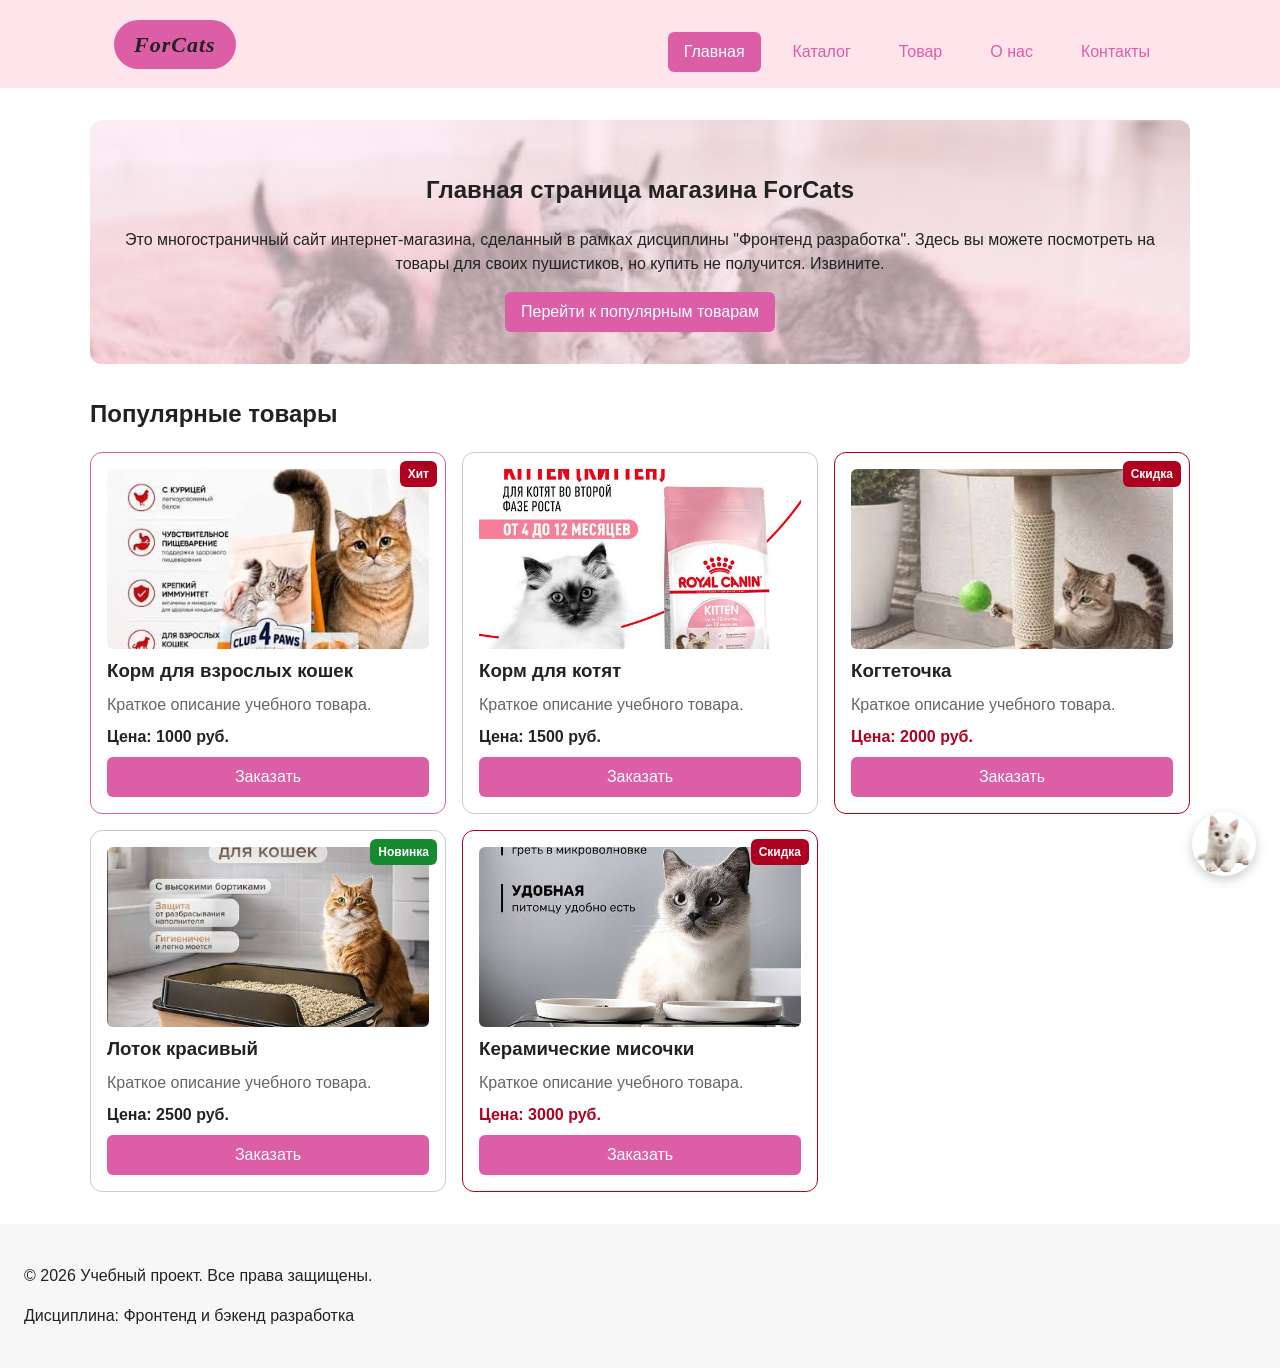
<file: index.html>
<!DOCTYPE html>
<html lang="ru">
<head>
  <meta charset="UTF-8">
  <meta name="viewport" content="width=device-width, initial-scale=1.0">
  <title>Учебный интернет-магазин</title>
  <link rel="stylesheet" href="css/style.css">
  <script src="js/main.js" defer></script>
  <meta property="og:type" content="website">
  <meta property="og:title" content="Учебный интернет-магазин">
  <meta property="og:description" content="Учебный frontend-проект интернет-магазина.">
  <meta property="og:image" content="https://username.github.io/kr1-html-css-shop/images/preview.jpg">
</head>

  <button class="chat-button" type="button" id="chat-toggle" aria-label="Открыть чат">
    <img class="chat-button__icon" src="images/chat-icon.png" alt="Открыть чат" width="100" height="100">
  </button>

  <div class="chat-window" id="chat-window" hidden>
    <div class="chat-window__header">
      <span class="chat-window__title">Чат с магазином</span>
      <button class="chat-window__close" type="button" id="chat-close" aria-label="Закрыть чат">
        ✕
      </button>
    </div>
    <div class="chat-window__body">
      <p class="chat-window__message chat-window__message--bot">
        Здравствуйте! Чем можем помочь?
      </p>
      <p class="chat-window__message chat-window__message--user">
        Хочу узнать о доставке.
      </p>
      <p class="chat-window__message chat-window__message--bot">
        Доставка по Москве — 1–2 дня, по России — 3–7 дней.
      </p>
    </div>
    <div class="chat-window__footer">
      <p class="chat-window__note">Это учебный чат. Отправка сообщений не работает.</p>
    </div>
  </div>

<body>

  <header class="site-header">
    <div class="site-header__inner">
      <a class="site-header__logo" href="index.html">ForCats</a>

      <nav class="site-nav" aria-label="Основная навигация">
        <ul class="site-nav__list">
          <li class="site-nav__item">
            <a class="site-nav__link site-nav__link--active" href="index.html">Главная</a>
          </li>
          <li class="site-nav__item">
            <a class="site-nav__link" href="catalog.html">Каталог</a>
          </li>
          <li class="site-nav__item">
  <a class="site-nav__link" href="product.html">Товар</a>
<li class="site-nav__item">
  <a class="site-nav__link" href="about.html">О нас</a>
</li>
          <li class="site-nav__item">
            <a class="site-nav__link" href="contacts.html">Контакты</a>
          </li>
          </li>
        </ul>
      </nav>
    </div>
  </header>

  <main>
    <section class="hero">
      <h1>Главная страница магазина ForCats</h1>
      <p>
        Это многостраничный сайт интернет-магазина, сделанный в рамках дисциплины "Фронтенд разработка". Здесь вы можете 
        посмотреть на товары для своих пушистиков, но купить не получится. Извините.
      </p>
      <a class="button button--primary" href="#popular">Перейти к популярным товарам</a>
    </section>


    <section class="section" id="popular">
  <h2>Популярные товары</h2>

  <div class="products-grid">
    <article class="product-card product-card--featured">
      <span class="product-card__badge">Хит</span>
      <img class="product-card__image" src="images/photo1.jpeg" alt="Товар 1" width="400" height="300">
      <h3 class="product-card__title">Корм для взрослых кошек</h3>
      <p class="product-card__description">Краткое описание учебного товара.</p>
      <p class="product-card__price">Цена: 1000 руб.</p>
      <button class="button button--primary product-card__button" type="button" data-product="Товар 1">
        Заказать
      </button>
    </article>

    <article class="product-card">
      <img class="product-card__image" src="images/photo2.jpeg" alt="Товар 2" width="400" height="300">
      <h3 class="product-card__title">Корм для котят</h3>
      <p class="product-card__description">Краткое описание учебного товара.</p>
      <p class="product-card__price">Цена: 1500 руб.</p>
      <button class="button button--primary product-card__button" type="button" data-product="Товар 2">
        Заказать
      </button>
    </article>

    <article class="product-card product-card--discount">
      <span class="product-card__badge">Скидка</span>
      <img class="product-card__image" src="images/photo3.jpeg" alt="Товар 3" width="400" height="300">
      <h3 class="product-card__title">Когтеточка</h3>
      <p class="product-card__description">Краткое описание учебного товара.</p>
      <p class="product-card__price">Цена: 2000 руб.</p>
      <button class="button button--primary product-card__button" type="button" data-product="Товар 3">
        Заказать
      </button>
    </article>

    <article class="product-card">
      <span class="product-card__badge product-card__badge--new">Новинка</span>
      <img class="product-card__image" src="images/photo4.jpeg" alt="Товар 4" width="400" height="300">
      <h3 class="product-card__title">Лоток красивый</h3>
      <p class="product-card__description">Краткое описание учебного товара.</p>
      <p class="product-card__price">Цена: 2500 руб.</p>
      <button class="button button--primary product-card__button" type="button" data-product="Товар 4">
        Заказать
      </button>
    </article>

    <article class="product-card product-card--discount">
      <span class="product-card__badge">Скидка</span>
      <img class="product-card__image" src="images/photo5.jpeg" alt="Товар 5" width="400" height="300">
      <h3 class="product-card__title">Керамические мисочки</h3>
      <p class="product-card__description">Краткое описание учебного товара.</p>
      <p class="product-card__price">Цена: 3000 руб.</p>
      <button class="button button--primary product-card__button" type="button" data-product="Товар 5">
        Заказать
      </button>
    </article>
  </div>
</section>
  </main>

  <footer class="site-footer" id="contacts">
    <p>&copy; 2026 Учебный проект. Все права защищены.</p>
    <p>Дисциплина: Фронтенд и бэкенд разработка</p>
  </footer>

  <dialog class="order-dialog" id="order-dialog" aria-labelledby="order-dialog-title">
    <h2 class="order-dialog__title" id="order-dialog-title">Оформление заявки</h2>

    <form class="order-form" id="order-form" action="#" method="post" novalidate>
      <input id="selected-product" name="selected-product" type="hidden">

      <div class="order-form__field">
        <label class="order-form__label" for="order-name">Имя</label>
        <input
          class="order-form__input"
          id="order-name"
          name="name"
          type="text"
          placeholder="Введите ваше имя"
          minlength="2"
          autocomplete="given-name"
          required
        >
      </div>

      <div class="order-form__field">
        <label class="order-form__label" for="order-email">E-mail</label>
        <input
          class="order-form__input"
          id="order-email"
          name="email"
          type="email"
          placeholder="example@mail.ru"
          autocomplete="email"
          required
        >
      </div>

      <div class="order-form__field">
        <label class="order-form__label" for="order-phone">Телефон</label>
        <input
          class="order-form__input"
          id="order-phone"
          name="phone"
          type="tel"
          inputmode="tel"
          placeholder="+7 (900) 000-00-00"
          pattern="^\+7 \(\d{3}\) \d{3}-\d{2}-\d{2}$"
          required
        >
        <small class="order-form__hint">Формат: +7 (900) 000-00-00</small>
      </div>

      <div class="order-form__field">
        <label class="order-form__label" for="order-date">Дата связи</label>
        <input
          class="order-form__input"
          id="order-date"
          name="date"
          type="date"
        >
      </div>

      <div class="order-form__field">
        <label class="order-form__label" for="order-topic">Тема заявки</label>
        <select class="order-form__select" id="order-topic" name="topic" required>
          <option value="">Выберите тему</option>
          <option value="product">Заказ товара</option>
          <option value="consultation">Консультация</option>
          <option value="delivery">Доставка</option>
        </select>
      </div>

      <div class="order-form__field">
        <label class="order-form__label" for="order-comment">Комментарий</label>
        <textarea
          class="order-form__textarea"
          id="order-comment"
          name="comment"
          rows="4"
          placeholder="Укажите дополнительную информацию"
        ></textarea>
      </div>

      <div class="order-form__field">
        <label class="order-form__label">
          <input
            class="order-form__input"
            id="order-agreement"
            name="agreement"
            type="checkbox"
            required
          >
          Я согласен на обработку данных
        </label>
      </div>

      <div class="order-form__actions">
        <button class="button button--secondary" type="button" id="close-order-dialog">
          Закрыть
        </button>
        <button class="button button--primary" type="submit">
          Отправить заявку
        </button>
      </div>
    </form>
  </dialog>

  <p class="success-message" id="success-message" hidden>
    Форма успешно отправлена!
  </p>

</body>
</html>
</file>
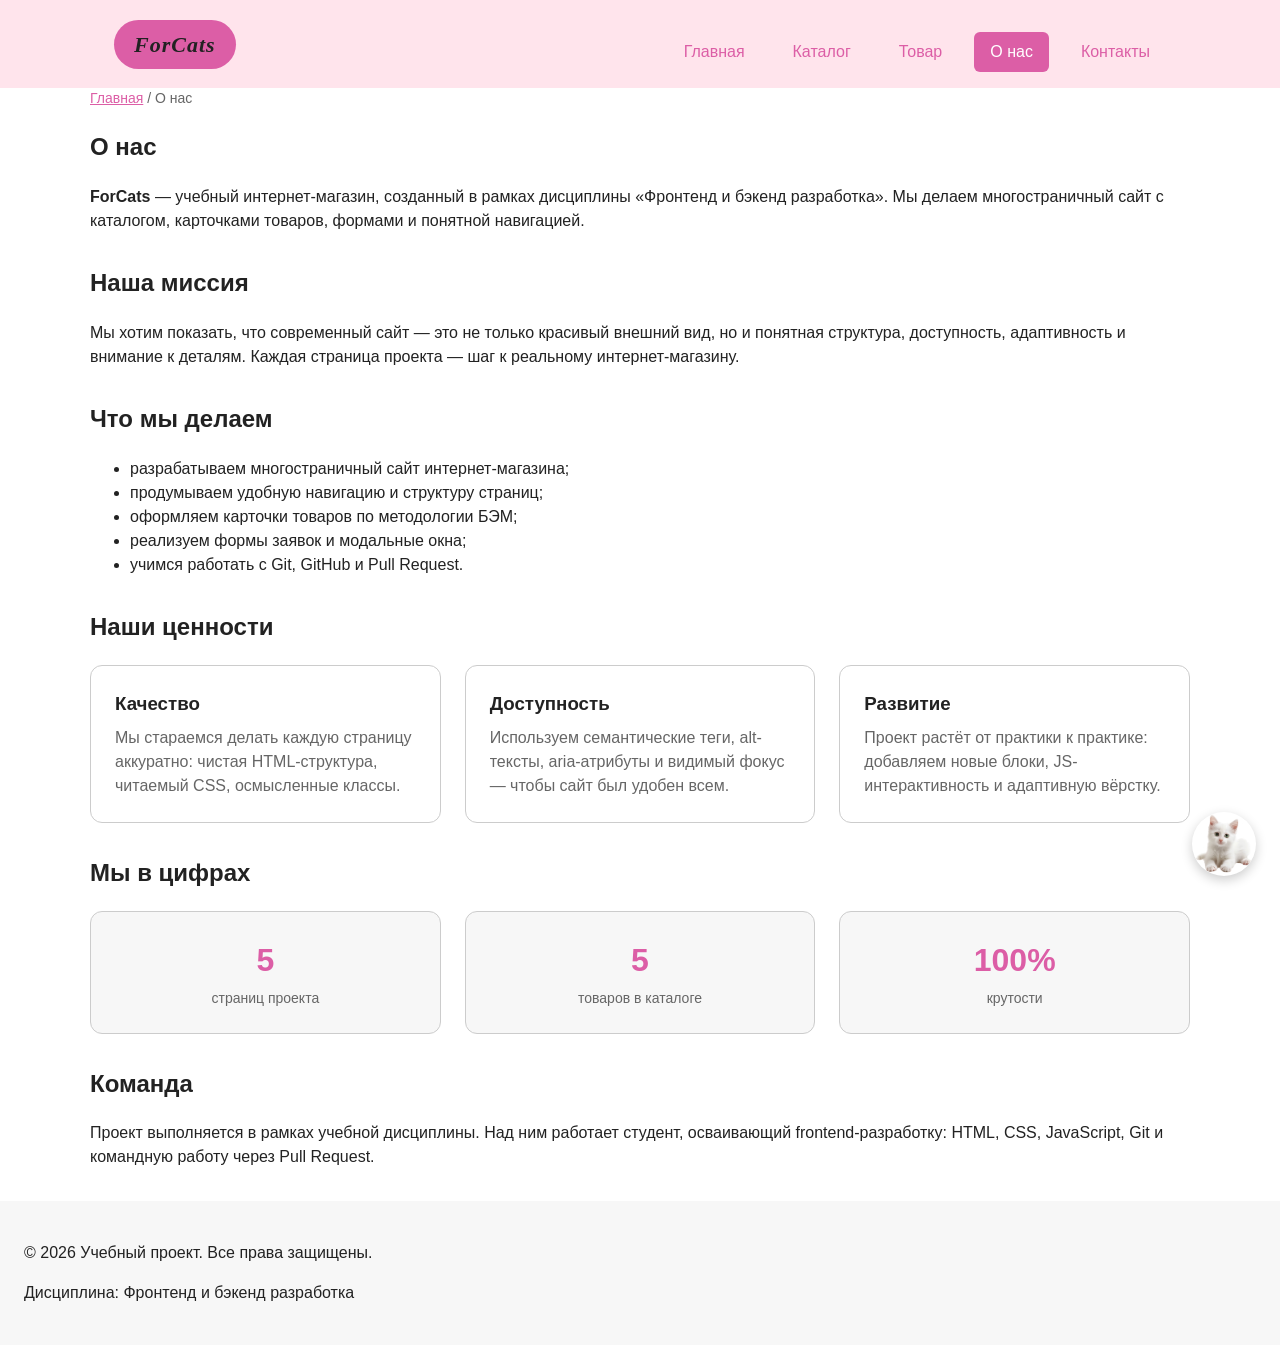
<file: about.html>
<!DOCTYPE html>
<html lang="ru">
<head>
    <script src="js/main.js" defer></script>
  <meta charset="UTF-8">
  <meta name="viewport" content="width=device-width, initial-scale=1.0">
  <meta name="description" content="О компании — учебный интернет-магазин ShopProject: миссия, ценности, команда.">
  <title>О нас — Учебный интернет-магазин</title>
  <link rel="stylesheet" href="css/style.css">
  <meta property="og:type" content="website">
  <meta property="og:title" content="Учебный интернет-магазин">
  <meta property="og:description" content="Учебный frontend-проект интернет-магазина.">
  <meta property="og:image" content="https://username.github.io/kr1-html-css-shop/images/preview.jpg">
</head>
<button class="chat-button" type="button" id="chat-toggle" aria-label="Открыть чат">
    <img class="chat-button__icon" src="images/chat-icon.png" alt="Открыть чат" width="100" height="100">
  </button>

  <div class="chat-window" id="chat-window" hidden>
    <div class="chat-window__header">
      <span class="chat-window__title">Чат с магазином</span>
      <button class="chat-window__close" type="button" id="chat-close" aria-label="Закрыть чат">
        ✕
      </button>
    </div>
    <div class="chat-window__body">
      <p class="chat-window__message chat-window__message--bot">
        Здравствуйте! Чем можем помочь?
      </p>
      <p class="chat-window__message chat-window__message--user">
        Хочу узнать о доставке.
      </p>
      <p class="chat-window__message chat-window__message--bot">
        Доставка по Москве — 1–2 дня, по России — 3–7 дней.
      </p>
    </div>
    <div class="chat-window__footer">
      <p class="chat-window__note">Это учебный чат. Отправка сообщений не работает.</p>
    </div>
  </div>

<body>

  <header class="site-header">
    <div class="site-header__inner">
      <a class="site-header__logo" href="index.html">ForCats</a>

      <nav class="site-nav" aria-label="Основная навигация">
        <ul class="site-nav__list">
          <li class="site-nav__item">
            <a class="site-nav__link" href="index.html">Главная</a>
          </li>
          <li class="site-nav__item">
            <a class="site-nav__link" href="catalog.html">Каталог</a>
          </li>
          <li class="site-nav__item">
            <a class="site-nav__link" href="product.html">Товар</a>
          </li>
          <li class="site-nav__item">
            <a class="site-nav__link site-nav__link--active" href="about.html">О нас</a>
          </li>
          <li class="site-nav__item">
            <a class="site-nav__link" href="contacts.html">Контакты</a>
          </li>
        </ul>
      </nav>
    </div>
  </header>

  <main>
    <nav class="breadcrumbs" aria-label="Хлебные крошки">
      <a class="breadcrumbs__link" href="index.html">Главная</a>
      <span class="breadcrumbs__current">О нас</span>
    </nav>

    <section class="section">
      <h1>О нас</h1>
      <p>
        <strong>ForCats</strong> — учебный интернет-магазин, созданный
        в рамках дисциплины «Фронтенд и бэкенд разработка». Мы делаем
        многостраничный сайт с каталогом, карточками товаров, формами
        и понятной навигацией.
      </p>
    </section>

    <section class="section">
      <h2>Наша миссия</h2>
      <p>
        Мы хотим показать, что современный сайт — это не только красивый
        внешний вид, но и понятная структура, доступность, адаптивность
        и внимание к деталям. Каждая страница проекта — шаг к реальному
        интернет-магазину.
      </p>
    </section>

    <section class="section">
      <h2>Что мы делаем</h2>
      <ul>
        <li>разрабатываем многостраничный сайт интернет-магазина;</li>
        <li>продумываем удобную навигацию и структуру страниц;</li>
        <li>оформляем карточки товаров по методологии БЭМ;</li>
        <li>реализуем формы заявок и модальные окна;</li>
        <li>учимся работать с Git, GitHub и Pull Request.</li>
      </ul>
    </section>

    <section class="section">
      <h2>Наши ценности</h2>

      <div class="about-values">
        <article class="about-card">
          <h3 class="about-card__title">Качество</h3>
          <p class="about-card__text">
            Мы стараемся делать каждую страницу аккуратно: чистая
            HTML-структура, читаемый CSS, осмысленные классы.
          </p>
        </article>

        <article class="about-card">
          <h3 class="about-card__title">Доступность</h3>
          <p class="about-card__text">
            Используем семантические теги, alt-тексты, aria-атрибуты
            и видимый фокус — чтобы сайт был удобен всем.
          </p>
        </article>

        <article class="about-card">
          <h3 class="about-card__title">Развитие</h3>
          <p class="about-card__text">
            Проект растёт от практики к практике: добавляем новые
            блоки, JS-интерактивность и адаптивную вёрстку.
          </p>
        </article>
      </div>
    </section>

    <section class="section">
      <h2>Мы в цифрах</h2>

      <ul class="about-stats">
        <li class="about-stats__item">
          <span class="about-stats__value">5</span>
          <span class="about-stats__label">страниц проекта</span>
        </li>
        <li class="about-stats__item">
          <span class="about-stats__value">5</span>
          <span class="about-stats__label">товаров в каталоге</span>
        </li>
        <li class="about-stats__item">
          <span class="about-stats__value">100%</span>
          <span class="about-stats__label">крутости</span>
        </li>
      </ul>
    </section>

    <section class="section">
      <h2>Команда</h2>
      <p>
        Проект выполняется в рамках учебной дисциплины. Над ним работает
        студент, осваивающий frontend-разработку: HTML, CSS, JavaScript,
        Git и командную работу через Pull Request.
      </p>
    </section>
  </main>

  <footer class="site-footer">
    <p>&copy; 2026 Учебный проект. Все права защищены.</p>
    <p>Дисциплина: Фронтенд и бэкенд разработка</p>
  </footer>

</body>
</html>
</file>
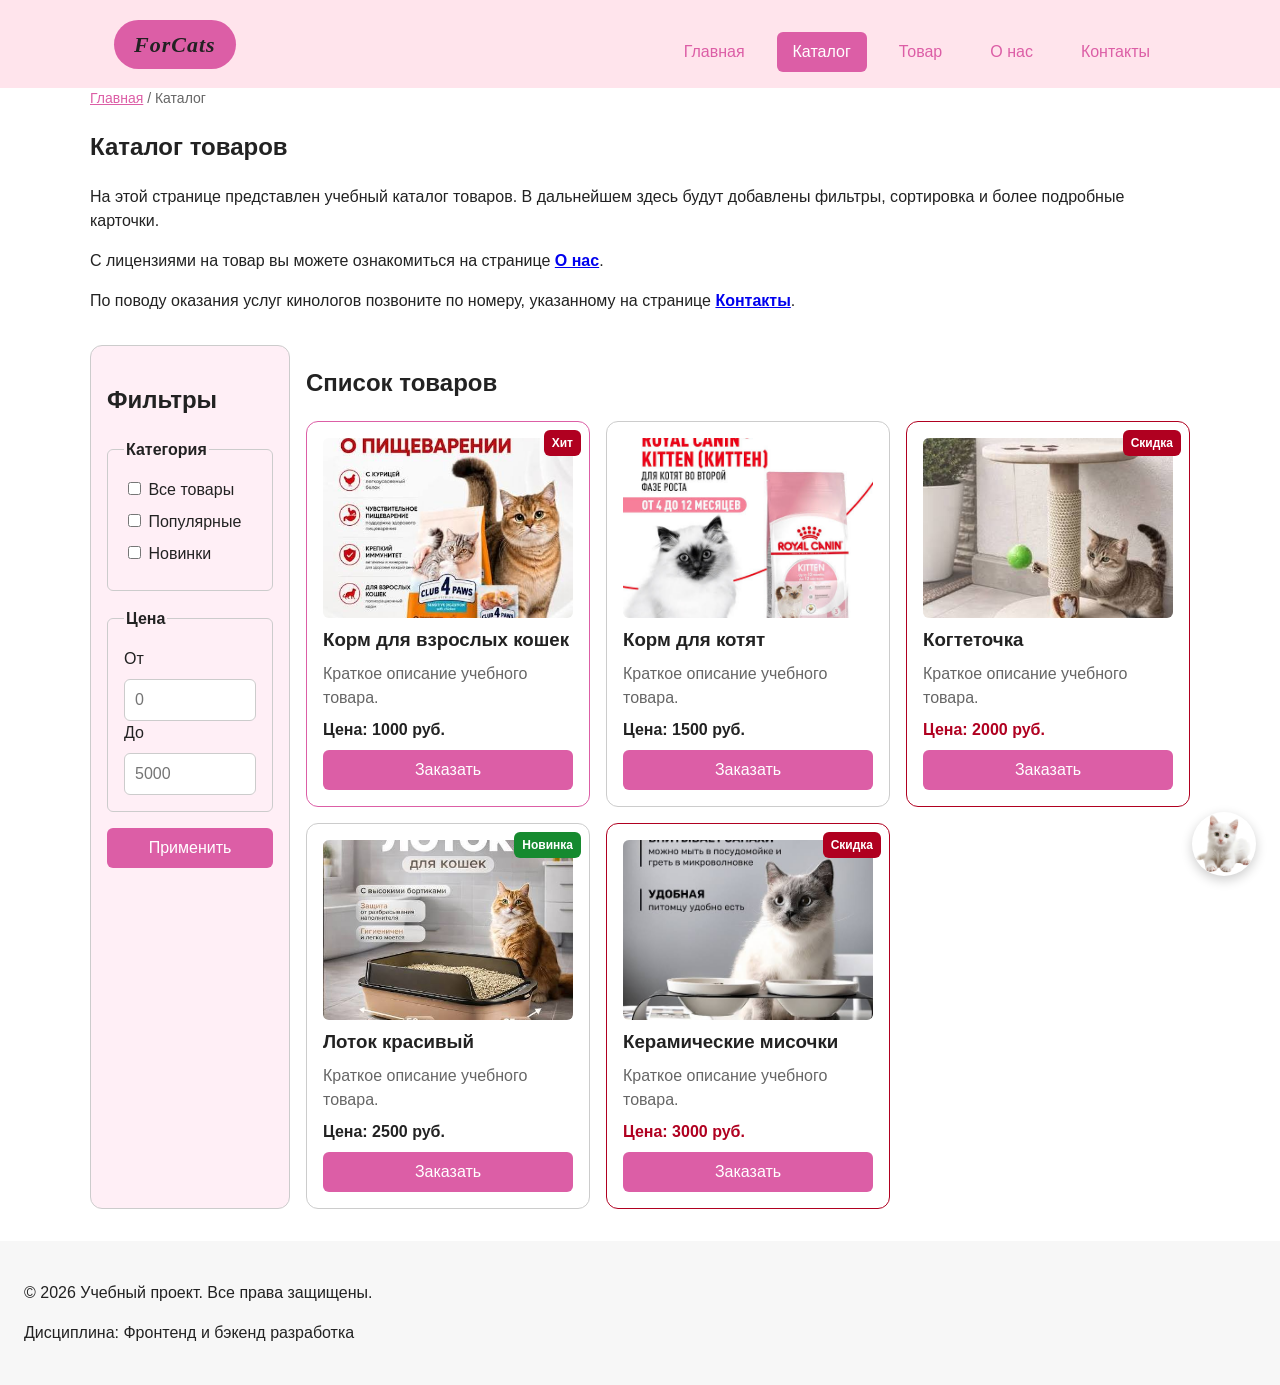
<file: catalog.html>
<!DOCTYPE html>
<html lang="ru">
<head>
  <meta charset="UTF-8">
  <meta name="viewport" content="width=device-width, initial-scale=1.0">
  <meta name="description" content="Каталог товаров учебного интернет-магазина.">
  <title>Каталог товаров — Учебный интернет-магазин</title>
  <link rel="stylesheet" href="css/style.css">
  <script src="js/main.js" defer></script>
  <meta property="og:type" content="website">
  <meta property="og:title" content="Учебный интернет-магазин">
  <meta property="og:description" content="Учебный frontend-проект интернет-магазина.">
  <meta property="og:image" content="https://username.github.io/kr1-html-css-shop/images/preview.jpg">
</head>
<body>

  <header class="site-header">
    <div class="site-header__inner">
      <a class="site-header__logo" href="index.html">ForCats</a>

      <nav class="site-nav" aria-label="Основная навигация">
        <ul class="site-nav__list">
          <li class="site-nav__item">
            <a class="site-nav__link" href="index.html">Главная</a>
          </li>
          <li class="site-nav__item">
            <a class="site-nav__link site-nav__link--active" href="catalog.html">Каталог</a>
          </li>
          <li class="site-nav__item">
            <a class="site-nav__link" href="product.html">Товар</a>
          </li>
          <li class="site-nav__item">
            <a class="site-nav__link" href="about.html">О нас</a>
          </li>
          <li class="site-nav__item">
            <a class="site-nav__link" href="contacts.html">Контакты</a>
          </li>
        </ul>
      </nav>
    </div>
  </header>

  <main>
    <nav class="breadcrumbs" aria-label="Хлебные крошки">
      <a class="breadcrumbs__link" href="index.html">Главная</a>
      <span class="breadcrumbs__current">Каталог</span>
    </nav>

    <section class="section">
      <h1>Каталог товаров</h1>
      <p>
        На этой странице представлен учебный каталог товаров.
        В дальнейшем здесь будут добавлены фильтры, сортировка и более
        подробные карточки.
      </p>
      <p>
 С лицензиями на товар вы можете ознакомиться на странице
  <a href="about.html"><strong>О нас</strong></a>.
</p>
      <p> По поводу оказания услуг кинологов позвоните по номеру, указанному на странице
  <a href="contacts.html"><strong>Контакты</strong></a>.
      </p>
    </section>

    <section class="catalog-layout">
      <aside class="catalog-filters">
        <h2>Фильтры</h2>

        <form class="filters-form" action="#" method="get">
          <fieldset>
            <legend>Категория</legend>
            <label>
              <input type="checkbox" name="category" value="all">
              Все товары
            </label>
            <label>
              <input type="checkbox" name="category" value="popular">
              Популярные
            </label>
            <label>
              <input type="checkbox" name="category" value="new">
              Новинки
            </label>
          </fieldset>

          <fieldset>
            <legend>Цена</legend>
            <label for="price-from">От</label>
            <input id="price-from" name="price-from" type="number" min="0" placeholder="0">
            <label for="price-to">До</label>
            <input id="price-to" name="price-to" type="number" min="0" placeholder="5000">
          </fieldset>

          <button class="button button--primary" type="submit">Применить</button>
        </form>
      </aside>

      <div class="catalog-products">
        <h2>Список товаров</h2>

        <div class="products-grid">
          <article class="product-card product-card--featured">
            <span class="product-card__badge">Хит</span>
            <img class="product-card__image" src="images/photo1.jpeg" alt="Корм для взрослых кошек" width="400" height="300">
            <h3 class="product-card__title">Корм для взрослых кошек</h3>
            <p class="product-card__description">Краткое описание учебного товара.</p>
            <p class="product-card__price">Цена: 1000 руб.</p>
            <a class="button button--primary product-card__button" href="product.html?product=1">Заказать</a>
          </article>

          <article class="product-card">
            <img class="product-card__image" src="images/photo2.jpeg" alt="Корм для котят" width="400" height="300">
            <h3 class="product-card__title">Корм для котят</h3>
            <p class="product-card__description">Краткое описание учебного товара.</p>
            <p class="product-card__price">Цена: 1500 руб.</p>
            <a class="button button--primary product-card__button" href="product.html?product=2">Заказать</a>
          </article>

          <article class="product-card product-card--discount">
            <span class="product-card__badge">Скидка</span>
            <img class="product-card__image" src="images/photo3.jpeg" alt="Когтеточка" width="400" height="300">
            <h3 class="product-card__title">Когтеточка</h3>
            <p class="product-card__description">Краткое описание учебного товара.</p>
            <p class="product-card__price">Цена: 2000 руб.</p>
            <a class="button button--primary product-card__button" href="product.html?product=3">Заказать</a>
          </article>

          <article class="product-card">
            <span class="product-card__badge product-card__badge--new">Новинка</span>
            <img class="product-card__image" src="images/photo4.jpeg" alt="Лоток" width="400" height="300">
            <h3 class="product-card__title">Лоток красивый</h3>
            <p class="product-card__description">Краткое описание учебного товара.</p>
            <p class="product-card__price">Цена: 2500 руб.</p>
            <a class="button button--primary product-card__button" href="product.html?product=4">Заказать</a>
          </article>

          <article class="product-card product-card--discount">
            <span class="product-card__badge">Скидка</span>
            <img class="product-card__image" src="images/photo5.jpeg" alt="Керамические мисочки" width="400" height="300">
            <h3 class="product-card__title">Керамические мисочки</h3>
            <p class="product-card__description">Краткое описание учебного товара.</p>
            <p class="product-card__price">Цена: 3000 руб.</p>
            <a class="button button--primary product-card__button" href="product.html?product=5">Заказать</a>
          </article>
        </div>
      </div>
    </section>
  </main>

  <footer class="site-footer">
    <p>&copy; 2026 Учебный проект. Все права защищены.</p>
    <p>Дисциплина: Фронтенд и бэкенд разработка</p>
  </footer>

  <button class="chat-button" type="button" id="chat-toggle" aria-label="Открыть чат">
    <img class="chat-button__icon" src="images/chat-icon.png" alt="Открыть чат" width="100" height="100">
  </button>

  <div class="chat-window" id="chat-window" hidden>
    <div class="chat-window__header">
      <span class="chat-window__title">Чат с магазином</span>
      <button class="chat-window__close" type="button" id="chat-close" aria-label="Закрыть чат">✕</button>
    </div>
    <div class="chat-window__body">
      <p class="chat-window__message chat-window__message--bot">Здравствуйте! Чем можем помочь?</p>
      <p class="chat-window__message chat-window__message--user">Хочу узнать о доставке.</p>
      <p class="chat-window__message chat-window__message--bot">Доставка по Москве — 1–2 дня, по России — 3–7 дней.</p>
    </div>
    <div class="chat-window__footer">
      <p class="chat-window__note">Это учебный чат. Отправка сообщений не работает.</p>
    </div>
  </div>

</body>
</html>
</file>
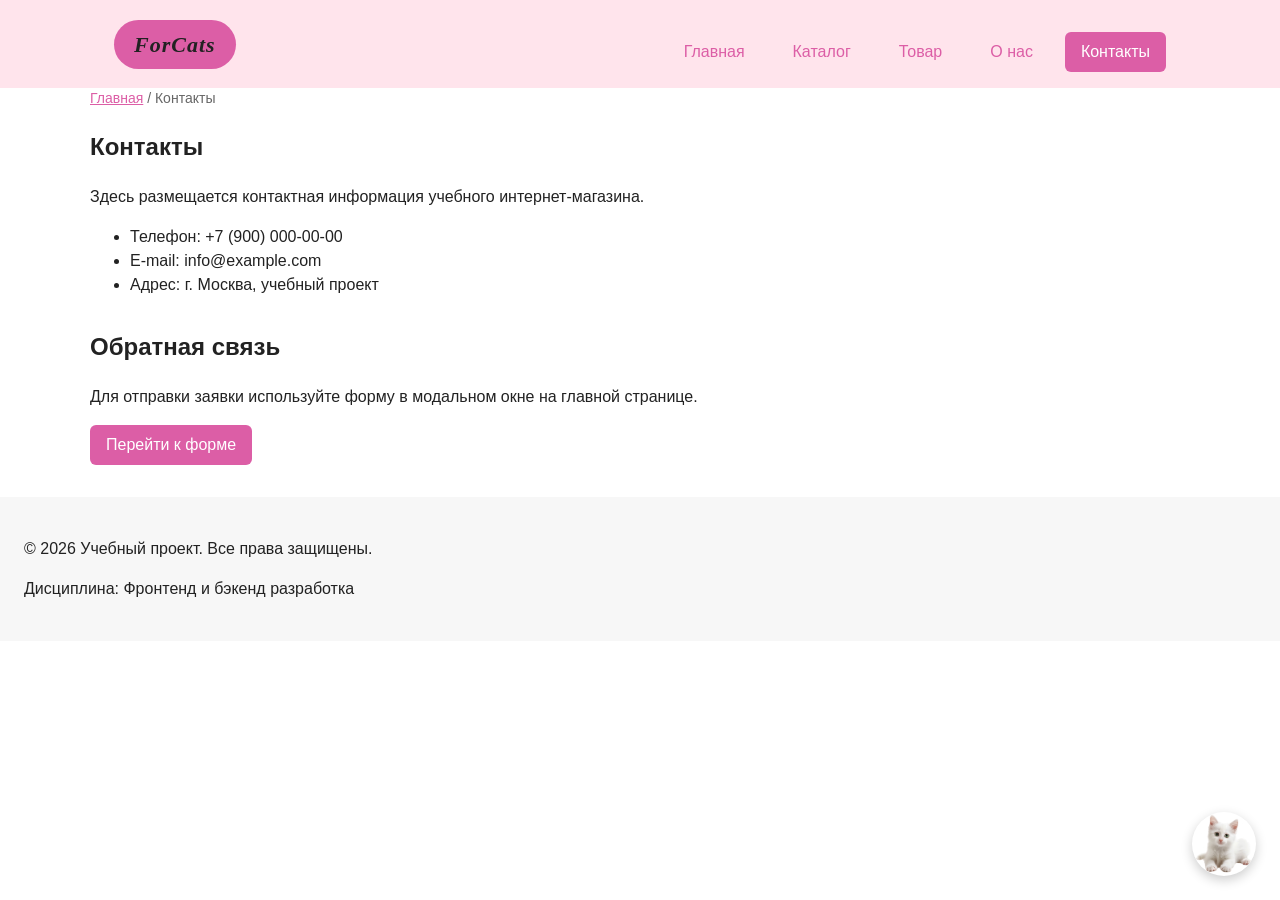
<file: contacts.html>
<!DOCTYPE html>
<html lang="ru">
<head>
     <script src="js/main.js" defer></script>
  <meta charset="UTF-8">
  <meta name="viewport" content="width=device-width, initial-scale=1.0">
  <meta name="description" content="Контактная информация учебного интернет-магазина.">
  <title>Контакты — Учебный интернет-магазин</title>
  <link rel="stylesheet" href="css/style.css">
  <meta property="og:type" content="website">
  <meta property="og:title" content="Учебный интернет-магазин">
  <meta property="og:description" content="Учебный frontend-проект интернет-магазина.">
  <meta property="og:image" content="https://username.github.io/kr1-html-css-shop/images/preview.jpg">
</head>
<button class="chat-button" type="button" id="chat-toggle" aria-label="Открыть чат">
    <img class="chat-button__icon" src="images/chat-icon.png" alt="Открыть чат" width="100" height="100">
  </button>

  <div class="chat-window" id="chat-window" hidden>
    <div class="chat-window__header">
      <span class="chat-window__title">Чат с магазином</span>
      <button class="chat-window__close" type="button" id="chat-close" aria-label="Закрыть чат">
        ✕
      </button>
    </div>
    <div class="chat-window__body">
      <p class="chat-window__message chat-window__message--bot">
        Здравствуйте! Чем можем помочь?
      </p>
      <p class="chat-window__message chat-window__message--user">
        Хочу узнать о доставке.
      </p>
      <p class="chat-window__message chat-window__message--bot">
        Доставка по Москве — 1–2 дня, по России — 3–7 дней.
      </p>
    </div>
    <div class="chat-window__footer">
      <p class="chat-window__note">Это учебный чат. Отправка сообщений не работает.</p>
    </div>
  </div>
<body>

  <header class="site-header">
    <div class="site-header__inner">
      <a class="site-header__logo" href="index.html">ForCats</a>

      <nav class="site-nav" aria-label="Основная навигация">
        <ul class="site-nav__list">
          <li class="site-nav__item">
            <a class="site-nav__link" href="index.html">Главная</a>
          </li>
          <li class="site-nav__item">
            <a class="site-nav__link" href="catalog.html">Каталог</a>
          </li>
          <li class="site-nav__item">
  <a class="site-nav__link" href="product.html">Товар</a>
</li>
<li class="site-nav__item">
  <a class="site-nav__link" href="about.html">О нас</a>
</li>
          <li class="site-nav__item">
            <a class="site-nav__link site-nav__link--active" href="contacts.html">Контакты</a>
          </li>
          </li>
        </ul>
      </nav>
    </div>
  </header>

  <main>
    <nav class="breadcrumbs" aria-label="Хлебные крошки">
      <a class="breadcrumbs__link" href="index.html">Главная</a>
      <span class="breadcrumbs__current">Контакты</span>
    </nav>

    <section class="section">
      <h1>Контакты</h1>
      <p>
        Здесь размещается контактная информация учебного интернет-магазина.
      </p>

      <ul>
        <li>Телефон: +7 (900) 000-00-00</li>
        <li>E-mail: info@example.com</li>
        <li>Адрес: г. Москва, учебный проект</li>
      </ul>
    </section>

    <section class="section" id="feedback">
      <h2>Обратная связь</h2>
      <p>
        Для отправки заявки используйте форму в модальном окне на главной странице.
      </p>
      <a class="button button--primary" href="index.html#contacts">Перейти к форме</a>
    </section>
  </main>

  <footer class="site-footer">
    <p>&copy; 2026 Учебный проект. Все права защищены.</p>
    <p>Дисциплина: Фронтенд и бэкенд разработка</p>
  </footer>

</body>
</html>
</file>
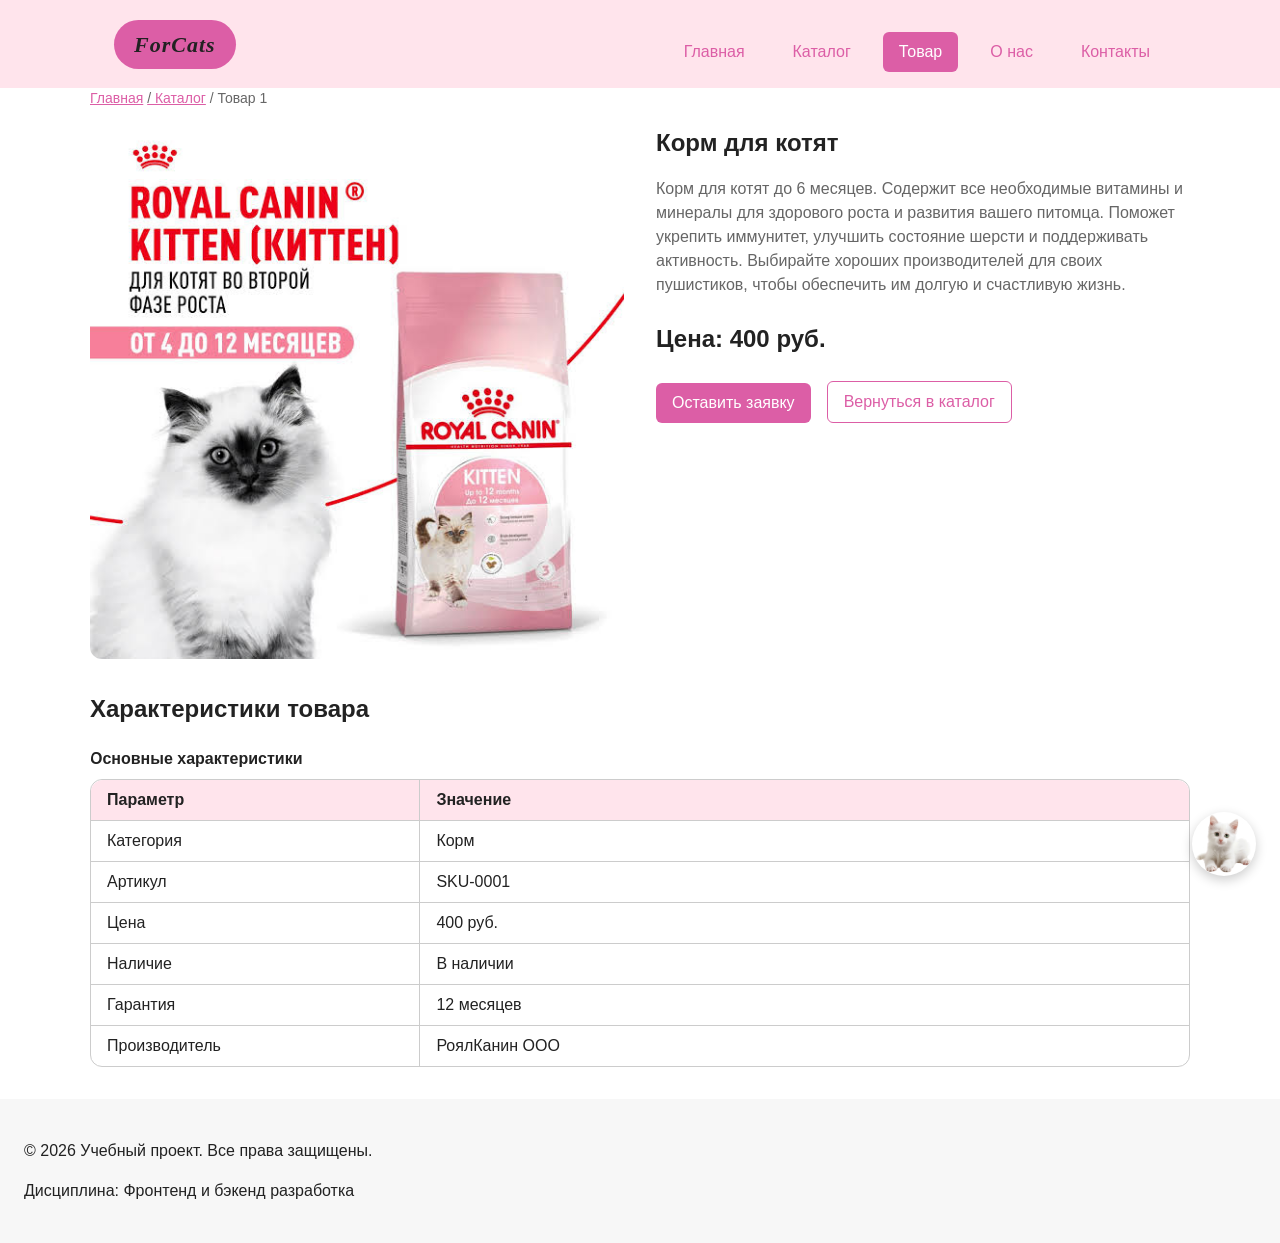
<file: product.html>
<!DOCTYPE html>
<html lang="ru">
<head>
    <script src="js/main.js" defer></script>
  <meta charset="UTF-8">
  <meta name="viewport" content="width=device-width, initial-scale=1.0">
  <meta name="description" content="Карточка товара учебного интернет-магазина: описание, характеристики, цена и заявка.">
  <title>Товар 1 — Учебный интернет-магазин</title>
  <link rel="stylesheet" href="css/style.css">
  <script src="js/main.js" defer></script>
  <meta property="og:type" content="website">
  <meta property="og:title" content="Учебный интернет-магазин">
  <meta property="og:description" content="Учебный frontend-проект интернет-магазина.">
  <meta property="og:image" content="https://username.github.io/kr1-html-css-shop/images/preview.jpg">
</head>
<button class="chat-button" type="button" id="chat-toggle" aria-label="Открыть чат">
    <img class="chat-button__icon" src="images/chat-icon.png" alt="Открыть чат" width="100" height="100">
  </button>

  <div class="chat-window" id="chat-window" hidden>
    <div class="chat-window__header">
      <span class="chat-window__title">Чат с магазином</span>
      <button class="chat-window__close" type="button" id="chat-close" aria-label="Закрыть чат">
        ✕
      </button>
    </div>
    <div class="chat-window__body">
      <p class="chat-window__message chat-window__message--bot">
        Здравствуйте! Чем можем помочь?
      </p>
      <p class="chat-window__message chat-window__message--user">
        Хочу узнать о доставке.
      </p>
      <p class="chat-window__message chat-window__message--bot">
        Доставка по Москве — 1–2 дня, по России — 3–7 дней.
      </p>
    </div>
    <div class="chat-window__footer">
      <p class="chat-window__note">Это учебный чат. Отправка сообщений не работает.</p>
    </div>
  </div>

<body>

  <header class="site-header">
    <div class="site-header__inner">
      <a class="site-header__logo" href="index.html">ForCats</a>

      <nav class="site-nav" aria-label="Основная навигация">
        <ul class="site-nav__list">
          <li class="site-nav__item">
            <a class="site-nav__link" href="index.html">Главная</a>
          </li>
          <li class="site-nav__item">
            <a class="site-nav__link" href="catalog.html">Каталог</a>
          </li>
          <li class="site-nav__item">
            <a class="site-nav__link site-nav__link--active" href="product.html">Товар</a>
          </li>
          <li class="site-nav__item">
  <a class="site-nav__link" href="about.html">О нас</a>
</li>
          <li class="site-nav__item">
            <a class="site-nav__link" href="contacts.html">Контакты</a>
          </li>
        </ul>
      </nav>
    </div>
  </header>

  <main>
    <nav class="breadcrumbs" aria-label="Хлебные крошки">
      <a class="breadcrumbs__link" href="index.html">Главная</a>
      <a class="breadcrumbs__link" href="catalog.html">Каталог</a>
      <span class="breadcrumbs__current">Товар 1</span>
    </nav>

    <section class="section product-page">
      <div class="product-page__layout">
        <div class="product-page__media">
          <img
            class="product-page__image"
            src="images/photo2.jpeg"
            alt="Товар 1"
            width="600"
            height="450"
          >
        </div>

        <div class="product-page__info">
          <h1 class="product-page__title">Корм для котят</h1>

          <p class="product-page__description">
            Корм для котят до 6 месяцев. Содержит все необходимые витамины и минералы для здорового роста и развития вашего питомца.
            Поможет укрепить иммунитет, улучшить состояние шерсти и поддерживать активность.
            Выбирайте хороших производителей для своих пушистиков, чтобы обеспечить им долгую и счастливую жизнь.
          </p>

          <p class="product-page__price">Цена: 400 руб.</p>

<div class="product-page__actions">
  <button
    class="button button--primary product-card__button"
    type="button"
    data-product="Товар 1"
  >
    Оставить заявку
  </button>
  <a class="button button--secondary" href="catalog.html">
    Вернуться в каталог
  </a>
</div>
        </div>
      </div>
    </section>

    <section class="section">
      <h2>Характеристики товара</h2>

      <table class="product-table">
        <caption>Основные характеристики</caption>
        <thead>
          <tr>
            <th scope="col">Параметр</th>
            <th scope="col">Значение</th>
          </tr>
        </thead>
        <tbody>
          <tr>
            <td>Категория</td>
            <td>Корм</td>
          </tr>
          <tr>
            <td>Артикул</td>
            <td>SKU-0001</td>
          </tr>
          <tr>
            <td>Цена</td>
            <td>400 руб.</td>
          </tr>
          <tr>
            <td>Наличие</td>
            <td>В наличии</td>
          </tr>
          <tr>
            <td>Гарантия</td>
            <td>12 месяцев</td>
          </tr>
          <tr>
            <td>Производитель</td>
            <td>РоялКанин ООО</td>
          </tr>
        </tbody>
      </table>
    </section>
  </main>

  <footer class="site-footer">
    <p>&copy; 2026 Учебный проект. Все права защищены.</p>
    <p>Дисциплина: Фронтенд и бэкенд разработка</p>
  </footer>

  <dialog class="order-dialog" id="order-dialog" aria-labelledby="order-dialog-title">
    <h2 class="order-dialog__title" id="order-dialog-title">Оформление заявки</h2>

    <form class="order-form" id="order-form" action="#" method="post" novalidate>
      <input id="selected-product" name="selected-product" type="hidden">

      <div class="order-form__field">
        <label class="order-form__label" for="order-name">Имя</label>
        <input
          class="order-form__input"
          id="order-name"
          name="name"
          type="text"
          placeholder="Введите ваше имя"
          minlength="2"
          autocomplete="given-name"
          required
        >
      </div>

      <div class="order-form__field">
        <label class="order-form__label" for="order-email">E-mail</label>
        <input
          class="order-form__input"
          id="order-email"
          name="email"
          type="email"
          placeholder="example@mail.ru"
          autocomplete="email"
          required
        >
      </div>

      <div class="order-form__field">
        <label class="order-form__label" for="order-phone">Телефон</label>
        <input
          class="order-form__input"
          id="order-phone"
          name="phone"
          type="tel"
          inputmode="tel"
          placeholder="+7 (900) 000-00-00"
          pattern="^\+7 \(\d{3}\) \d{3}-\d{2}-\d{2}$"
          required
        >
        <small class="order-form__hint">Формат: +7 (900) 000-00-00</small>
      </div>

      <div class="order-form__field">
        <label class="order-form__label" for="order-date">Дата связи</label>
        <input
          class="order-form__input"
          id="order-date"
          name="date"
          type="date"
        >
      </div>

      <div class="order-form__field">
        <label class="order-form__label" for="order-topic">Тема заявки</label>
        <select class="order-form__select" id="order-topic" name="topic" required>
          <option value="">Выберите тему</option>
          <option value="product">Заказ товара</option>
          <option value="consultation">Консультация</option>
          <option value="delivery">Доставка</option>
        </select>
      </div>

      <div class="order-form__field">
        <label class="order-form__label" for="order-comment">Комментарий</label>
        <textarea
          class="order-form__textarea"
          id="order-comment"
          name="comment"
          rows="4"
          placeholder="Укажите дополнительную информацию"
        ></textarea>
      </div>

      <div class="order-form__field">
        <label class="order-form__label">
          <input
            class="order-form__input"
            id="order-agreement"
            name="agreement"
            type="checkbox"
            required
          >
          Я согласен на обработку данных
        </label>
      </div>

      <div class="order-form__actions">
        <button class="button button--secondary" type="button" id="close-order-dialog">
          Закрыть
        </button>
        <button class="button button--primary" type="submit">
          Отправить заявку
        </button>
      </div>
    </form>
  </dialog>

  <p class="success-message" id="success-message" hidden>
    Форма успешно отправлена!
  </p>
  <dialog class="order-dialog" id="order-dialog" aria-labelledby="order-dialog-title">
    <h2 class="order-dialog__title" id="order-dialog-title">Оформление заявки</h2>

    <form class="order-form" id="order-form" action="#" method="post" novalidate>
      <input id="selected-product" name="selected-product" type="hidden">

      <div class="order-form__field">
        <label class="order-form__label" for="order-name">Имя</label>
        <input
          class="order-form__input"
          id="order-name"
          name="name"
          type="text"
          placeholder="Введите ваше имя"
          minlength="2"
          autocomplete="given-name"
          required
        >
      </div>

      <div class="order-form__field">
        <label class="order-form__label" for="order-email">E-mail</label>
        <input
          class="order-form__input"
          id="order-email"
          name="email"
          type="email"
          placeholder="example@mail.ru"
          autocomplete="email"
          required
        >
      </div>

      <div class="order-form__field">
        <label class="order-form__label" for="order-phone">Телефон</label>
        <input
          class="order-form__input"
          id="order-phone"
          name="phone"
          type="tel"
          inputmode="tel"
          placeholder="+7 (900) 000-00-00"
          pattern="^\+7 \(\d{3}\) \d{3}-\d{2}-\d{2}$"
          required
        >
        <small class="order-form__hint">Формат: +7 (900) 000-00-00</small>
      </div>

      <div class="order-form__field">
        <label class="order-form__label" for="order-date">Дата связи</label>
        <input
          class="order-form__input"
          id="order-date"
          name="date"
          type="date"
        >
      </div>

      <div class="order-form__field">
        <label class="order-form__label" for="order-topic">Тема заявки</label>
        <select class="order-form__select" id="order-topic" name="topic" required>
          <option value="">Выберите тему</option>
          <option value="product">Заказ товара</option>
          <option value="consultation">Консультация</option>
          <option value="delivery">Доставка</option>
        </select>
      </div>

      <div class="order-form__field">
        <label class="order-form__label" for="order-comment">Комментарий</label>
        <textarea
          class="order-form__textarea"
          id="order-comment"
          name="comment"
          rows="4"
          placeholder="Укажите дополнительную информацию"
        ></textarea>
      </div>

      <div class="order-form__field">
        <label class="order-form__label">
          <input
            class="order-form__input"
            id="order-agreement"
            name="agreement"
            type="checkbox"
            required
          >
          Я согласен на обработку данных
        </label>
      </div>

      <div class="order-form__actions">
        <button class="button button--secondary" type="button" id="close-order-dialog">
          Закрыть
        </button>
        <button class="button button--primary" type="submit">
          Отправить заявку
        </button>
      </div>
    </form>
  </dialog>

  <p class="success-message" id="success-message" hidden>
    Форма успешно отправлена!
  </p>
</body>
</html>
</file>
<file: css/style.css>
/* ============================================================
   1. Переменные
   ============================================================ */
:root {
  /* Цвета */
  --color-header-bg: #ffe4ec;
  --color-primary: #dc5ea6;
  --color-primary-dark: #860081;
  --color-white: #ffffff;
  --color-text: #222222;
  --color-bg: #ffffff;
  --color-surface: #f7f7f7;
  --color-border: #cccccc;
  --color-muted: #666666;
  --color-danger: #b00020;
  --color-success: #168a2f;
  --color-success-bg: #eefaf0;
  --color-info-bg: #ffeef6;
  --color-filters-bg: #ffeff6;

  /* Отступы */
  --space-xs: 4px;
  --space-sm: 8px;
  --space-md: 16px;
  --space-lg: 24px;
  --space-xl: 32px;

  /* Радиусы */
  --radius-sm: 6px;
  --radius-md: 12px;
  --radius-lg: 12px;

  /* Контейнер */
  --container-width: 1100px;
}

/* ============================================================
   2. Базовые стили
   ============================================================ */
* {
  box-sizing: border-box;
}

html {
  scroll-behavior: smooth;
}

body {
  margin: 0;
  font-family: Arial, sans-serif;
  line-height: 1.5;
  color: var(--color-text);
  background-color: var(--color-bg);
}

:target {
  outline: 2px dashed var(--color-primary);
  outline-offset: 4px;
}

/* ============================================================
   3. Общие элементы
   ============================================================ */
a,
button,
input,
select,
textarea {
  font: inherit;
}

button {
  cursor: pointer;
}

/* Кнопка — самостоятельный БЭМ-блок */
.button {
  display: inline-block;
  padding: var(--space-sm) var(--space-md);
  border: none;
  border-radius: var(--radius-sm);
  color: var(--color-white);
  background-color: var(--color-primary);
  text-decoration: none;
  text-align: center;
}

.button:hover {
  background-color: var(--color-primary-dark);
}

.button:focus-visible {
  outline: 2px solid var(--color-primary);
  outline-offset: 3px;
}

.button--primary {
  color: var(--color-white);
  background-color: var(--color-primary);
}

.button--primary:hover {
  background-color: var(--color-primary-dark);
}

.button--secondary {
  color: var(--color-primary);
  background-color: transparent;
  border: 1px solid var(--color-primary);
}

.button--secondary:hover {
  color: var(--color-white);
  background-color: var(--color-primary);
}

.button:disabled,
.button--disabled {
  opacity: 0.6;
  cursor: not-allowed;
}

/* ============================================================
   4. Компоненты страницы
   ============================================================ */

/* ---------- 4.1. Шапка сайта ---------- */
.site-header {
  position: sticky;
  top: 0;
  z-index: 50;
  background-color: var(--color-header-bg);
}

.site-header__inner {
  max-width: var(--container-width);
  margin: 0 auto;
  padding: var(--space-md) var(--space-lg);
  display: flex;
  align-items: center;
  justify-content: space-between;
  gap: var(--space-md);
}

.site-header__logo {
  display: inline-block;
  padding: 8px 20px;
  font-family: 'Georgia', 'Times New Roman', serif;
  font-size: 22px;
  font-weight: 700;
  font-style: italic;
  letter-spacing: 1px;
  color: var(--color-text);
  background-color: var(--color-primary);
  border-radius: 30px;
  text-decoration: none;
  transition: transform 0.15s ease, background-color 0.15s ease;
}

.site-header__logo:hover {
  background-color: var(--color-primary-dark);
  color: var(--color-white);
  transform: scale(1.03);
}

/* ---------- 4.2. Навигация ---------- */
.site-nav__list {
  display: flex;
  flex-wrap: wrap;
  justify-content: center;
  align-items: center;
  gap: var(--space-md);
  padding: 0;
  margin: var(--space-md) 0 0;
  list-style: none;
}

.site-nav__item {
  /* зарезервировано для будущих стилей пункта */
}

.site-nav__link {
  display: inline-block;
  padding: var(--space-sm) var(--space-md);
  color: var(--color-primary);
  text-decoration: none;
  border-radius: var(--radius-sm);
}

.site-nav__link:hover {
  color: var(--color-white);
  background-color: var(--color-primary);
}

.site-nav__link:focus-visible {
  outline: 2px solid var(--color-primary);
  outline-offset: 3px;
}

.site-nav__link--active {
  color: var(--color-white);
  background-color: var(--color-primary);
}

/* ---------- 4.3. Хлебные крошки ---------- */
.breadcrumbs {
  max-width: var(--container-width);
  margin: 0 auto var(--space-md);
  font-size: 14px;
  color: var(--color-muted);
}

.breadcrumbs__link {
  color: var(--color-primary);
}

.breadcrumbs__link + .breadcrumbs__link::before,
.breadcrumbs__current::before {
  content: " / ";
  color: var(--color-muted);
}

/* ---------- 4.4. Первый экран ---------- */
.hero {
  position: relative;
  max-width: var(--container-width);
  margin: var(--space-xl) auto;
  padding: var(--space-xl) var(--space-lg);
  border-radius: var(--radius-md);
  text-align: center;
  overflow: hidden;

  background-image: url('../images/hero-cat.jpeg');
  background-repeat: no-repeat;
  background-position: center;
  background-size: cover;  
  background-color: var(--color-info-bg);
}
.hero::before {
  content: '';
  position: absolute;
  inset: 0;
  background-color: rgba(255, 228, 240, 0.6);
  z-index: 0;
}

.hero > * {
  position: relative;
  z-index: 1;
}
/* ---------- 4.5. Универсальный раздел ---------- */
.section {
  max-width: var(--container-width);
  margin: 0 auto var(--space-xl);
}

.section h2 {
  margin-top: 0;
}

/* ---------- 4.6. Информационный блок ---------- */
.aside-info {
  max-width: var(--container-width);
  margin: 0 auto var(--space-xl);
  padding: var(--space-md);
  border-left: 4px solid var(--color-primary);
  background-color: var(--color-surface);
}

/* ---------- 4.7. Сетка товаров ---------- */
.products-grid {
  display: grid;
  grid-template-columns: repeat(3, 1fr);
  gap: var(--space-md);
}

/* ---------- 4.8. Карточка товара ---------- */

.product-card__image {
  display: block;
  width: 100%;
  height: 180px;
  object-fit: cover;
  border-radius: var(--radius-sm);
  background-color: var(--color-surface);
}

.product-card {
  position: relative; /* ← контейнер для бейджа */
  display: flex;
  flex-direction: column;
  gap: var(--space-sm);
  margin-bottom: 0;
  padding: var(--space-md);
  border: 1px solid var(--color-border);
  border-radius: var(--radius-md);
  background-color: var(--color-bg);
}

.product-card:hover {
  border-color: var(--color-primary);
}

.product-card--featured {
  border-color: var(--color-primary);
}

.product-card--discount {
  border-color: var(--color-danger);
}

/* Бейдж — position: absolute относительно карточки */
.product-card__badge {
  position: absolute;
  top: var(--space-sm);
  right: var(--space-sm);
  padding: 4px 8px;
  color: var(--color-white);
  background-color: var(--color-danger);
  border-radius: var(--radius-sm);
  font-size: 12px;
  font-weight: 700;
  z-index: 1;
}

.product-card__badge--new {
  background-color: var(--color-success);
}

.product-card__title {
  margin: 0;
  color: var(--color-text);
}

.product-card__description {
  margin: 0;
  color: var(--color-muted);
}

.product-card__price {
  margin: 0;
  font-weight: 700;
}

.product-card--discount .product-card__price {
  color: var(--color-danger);
}

.product-card__button {
  margin-top: auto;
  align-self: flex-start;
}

/* ---------- 4.8.1. Страница товара ---------- */
.product-page__layout {
  display: grid;
  grid-template-columns: 1fr 1fr;
  gap: var(--space-xl);
  align-items: start;
}

.product-page__image {
  display: block;
  width: 100%;
  height: auto;
  border-radius: var(--radius-md);
  background-color: var(--color-surface);
}

.product-page__title {
  margin-top: 0;
  margin-bottom: var(--space-md);
}

.product-page__description {
  margin-bottom: var(--space-md);
  color: var(--color-muted);
}

.product-page__price {
  margin-bottom: var(--space-lg);
  font-size: 24px;
  font-weight: 700;
}

.product-page__actions {
  display: flex;
  flex-wrap: wrap;
  gap: var(--space-md);
}

/* ---------- 4.8.2. Таблица характеристик ---------- */
.product-table {
  width: 100%;
  border-collapse: separate;
  border-spacing: 0;
  border: 1px solid var(--color-border);
  border-radius: var(--radius-md);
  overflow: hidden;
  background-color: var(--color-bg);
}

.product-table caption {
  margin-bottom: var(--space-sm);
  font-weight: 700;
  text-align: left;
}

.product-table th,
.product-table td {
  padding: var(--space-sm) var(--space-md);
  text-align: left;
  border-bottom: 1px solid var(--color-border);
  border-right: 1px solid var(--color-border);
}

.product-table th:last-child,
.product-table td:last-child {
  border-right: none;
}

.product-table th {
  background-color: var(--color-header-bg);
  font-weight: 700;
}

.product-table tbody tr:last-child td {
  border-bottom: none;
}

.product-table thead tr:first-child th:first-child {
  border-top-left-radius: var(--radius-md);
}

.product-table thead tr:first-child th:last-child {
  border-top-right-radius: var(--radius-md);
}

.product-table tbody tr:last-child td:first-child {
  border-bottom-left-radius: var(--radius-md);
}

.product-table tbody tr:last-child td:last-child {
  border-bottom-right-radius: var(--radius-md);
}
.product-table th:first-child,
.product-table td:first-child {
  width: 30%;  
}

/* ---------- 4.9. Каталог ---------- */
.catalog-layout {
  max-width: var(--container-width);
  margin: 0 auto var(--space-xl);
  display: grid;
  grid-template-columns: 200px 1fr;
  grid-template-areas: "filters products";
  gap: var(--space-md);
}

.catalog-filters {
  grid-area: filters;
  padding: var(--space-md);
  border: 1px solid var(--color-border);
  border-radius: var(--radius-md);
  background-color: var(  --color-filters-bg);
}

.catalog-products {
  grid-area: products;
}

/* ---------- 4.10. Фильтры каталога ---------- */
.filters-form {
  display: grid;
  gap: var(--space-md);
}

.filters-form fieldset {
  margin: 0;
  padding: var(--space-md);
  border: 1px solid var(--color-border);
  border-radius: var(--radius-sm);
}

.filters-form legend {
  font-weight: 700;
}

.filters-form label {
  display: block;
  margin-bottom: var(--space-sm);
}

.filters-form input[type="number"] {
  width: 100%;
  padding: 8px 10px;
  border: 1px solid var(--color-border);
  border-radius: var(--radius-sm);
}

/* ---------- 4.11. Модальное окно ---------- */
.order-dialog {
  width: min(100% - 32px, 560px);
  padding: var(--space-lg);
  border: none;
  border-radius: var(--radius-lg);
}

.order-dialog::backdrop {
  background-color: rgba(0, 0, 0, 0.5);
}

.order-dialog__title {
  margin-top: 0;
}

/* ---------- 4.12. Форма заявки ---------- */
.order-form__field {
  margin-bottom: var(--space-md);
}

.order-form__label {
  display: block;
  margin-bottom: var(--space-xs);
}

.order-form__input,
.order-form__select,
.order-form__textarea {
  width: 100%;
  padding: 10px 12px;
  border: 1px solid var(--color-border);
  border-radius: var(--radius-sm);
}

.order-form__input[type="checkbox"] {
  width: auto;
}

.order-form__hint {
  display: block;
  margin-top: var(--space-xs);
  color: var(--color-muted);
}

.order-form__input:hover,
.order-form__select:hover,
.order-form__textarea:hover {
  border-color: var(--color-primary);
}

.order-form__input:focus-visible,
.order-form__select:focus-visible,
.order-form__textarea:focus-visible,
.order-form__actions button:focus-visible {
  outline: 2px solid var(--color-primary);
  outline-offset: 2px;
}

.order-form__input[aria-invalid="true"],
.order-form__select[aria-invalid="true"],
.order-form__textarea[aria-invalid="true"] {
  border-color: var(--color-danger);
}

.order-form__actions {
  display: flex;
  gap: var(--space-md);
  margin-top: var(--space-lg);
}

/* ---------- 4.12.1. Форма на странице order.html ---------- */
.order-page {
  max-width: 720px;
}

.order-form--page {
  padding: var(--space-lg);
  border: 1px solid var(--color-border);
  border-radius: var(--radius-md);
  background-color: var(--color-bg);
}

.order-form__row {
  display: grid;
  grid-template-columns: 1fr 1fr;
  gap: var(--space-md);
}

.order-form__required {
  color: var(--color-danger);
}

.order-form__field--checkbox {
  margin-bottom: var(--space-md);
}

.order-form__label--checkbox {
  display: flex;
  align-items: flex-start;
  gap: var(--space-sm);
  cursor: pointer;
}

.order-form__input--checkbox {
  width: auto;
  margin-top: 4px;
}

/* ---------- 4.13. Сообщение об успехе ---------- */
.success-message {
  max-width: var(--container-width);
  margin: var(--space-lg) auto;
  padding: var(--space-md);
  border-left: 4px solid var(--color-success);
  background-color: var(--color-success-bg);
}

/* ---------- 4.14. Подвал ---------- */
.site-footer {
  padding: var(--space-lg);
  background-color: var(--color-surface);
}

/* ---------- 4.15. Блоки страницы «О нас» ---------- */
.about-values {
  display: grid;
  grid-template-columns: repeat(3, 1fr);
  gap: var(--space-lg);
}

.about-card {
  padding: var(--space-lg);
  border: 1px solid var(--color-border);
  border-radius: var(--radius-md);
  background-color: var(--color-bg);
}

.about-card__title {
  margin-top: 0;
  margin-bottom: var(--space-sm);
}

.about-card__text {
  margin: 0;
  color: var(--color-muted);
}

.about-stats {
  display: grid;
  grid-template-columns: repeat(3, 1fr);
  gap: var(--space-lg);
  padding: 0;
  margin: 0;
  list-style: none;
}

.about-stats__item {
  padding: var(--space-lg);
  text-align: center;
  border: 1px solid var(--color-border);
  border-radius: var(--radius-md);
  background-color: var(--color-surface);
}

.about-stats__value {
  display: block;
  font-size: 32px;
  font-weight: 700;
  color: var(--color-primary);
}

.about-stats__label {
  display: block;
  margin-top: var(--space-xs);
  font-size: 14px;
  color: var(--color-muted);
}

/* ---------- 4.16. Чат-виджет ---------- */
.chat-button {
  position: fixed;
  right: var(--space-lg);
  bottom: var(--space-lg);
  z-index: 100;
  width: 64px;
  height: 64px;
  padding: 0;
  border: none;
  border-radius: 50%;
  background-color: var(--color-bg);
  box-shadow: 0 4px 12px rgba(0, 0, 0, 0.2);
  cursor: pointer;
  overflow: hidden;
  transition: transform 0.15s ease;
}

.chat-button:hover {
  transform: scale(1.05);
}

.chat-button:focus-visible {
  outline: 2px solid var(--color-primary);
  outline-offset: 3px;
}

.chat-button__icon {
  display: block;
  width: 100%;
  height: 100%;
  object-fit: cover;
  border-radius: 50%;
}

.chat-window {
  position: fixed;
  right: var(--space-lg);
  bottom: calc(var(--space-lg) + 80px);
  z-index: 99;
  width: 320px;
  max-height: 420px;
  display: flex;
  flex-direction: column;
  border: 1px solid var(--color-border);
  border-radius: var(--radius-md);
  background-color: var(--color-bg);
  box-shadow: 0 8px 24px rgba(0, 0, 0, 0.15);
  overflow: hidden;
}

.chat-window[hidden] {
  display: none;
}

.chat-window__header {
  display: flex;
  align-items: center;
  justify-content: space-between;
  padding: var(--space-sm) var(--space-md);
  color: var(--color-white);
  background-color: var(--color-primary);
}

.chat-window__title {
  font-weight: 700;
}

.chat-window__close {
  padding: 0 6px;
  border: none;
  background: transparent;
  color: var(--color-white);
  font-size: 18px;
  line-height: 1;
  cursor: pointer;
}

.chat-window__body {
  flex: 1;
  padding: var(--space-md);
  display: flex;
  flex-direction: column;
  gap: var(--space-sm);
  overflow-y: auto;
}

.chat-window__message {
  max-width: 85%;
  margin: 0;
  padding: var(--space-sm) var(--space-md);
  border-radius: var(--radius-sm);
  font-size: 14px;
}

.chat-window__message--bot {
  align-self: flex-start;
  background-color: var(--color-surface);
  color: var(--color-text);
}

.chat-window__message--user {
  align-self: flex-end;
  color: var(--color-white);
  background-color: var(--color-primary);
}

.chat-window__footer {
  padding: var(--space-sm) var(--space-md);
  border-top: 1px solid var(--color-border);
  background-color: var(--color-surface);
}

.chat-window__note {
  margin: 0;
  font-size: 12px;
  color: var(--color-muted);
}

/* Кнопка на главной — во всю ширину карточки */
#popular .product-card__button {
  align-self: stretch;
  width: 100%;
  text-align: center;
}
.catalog-products .product-card__button {
  align-self: stretch;
  width: 100%;
  text-align: center;
  display: block;
}
</file>
